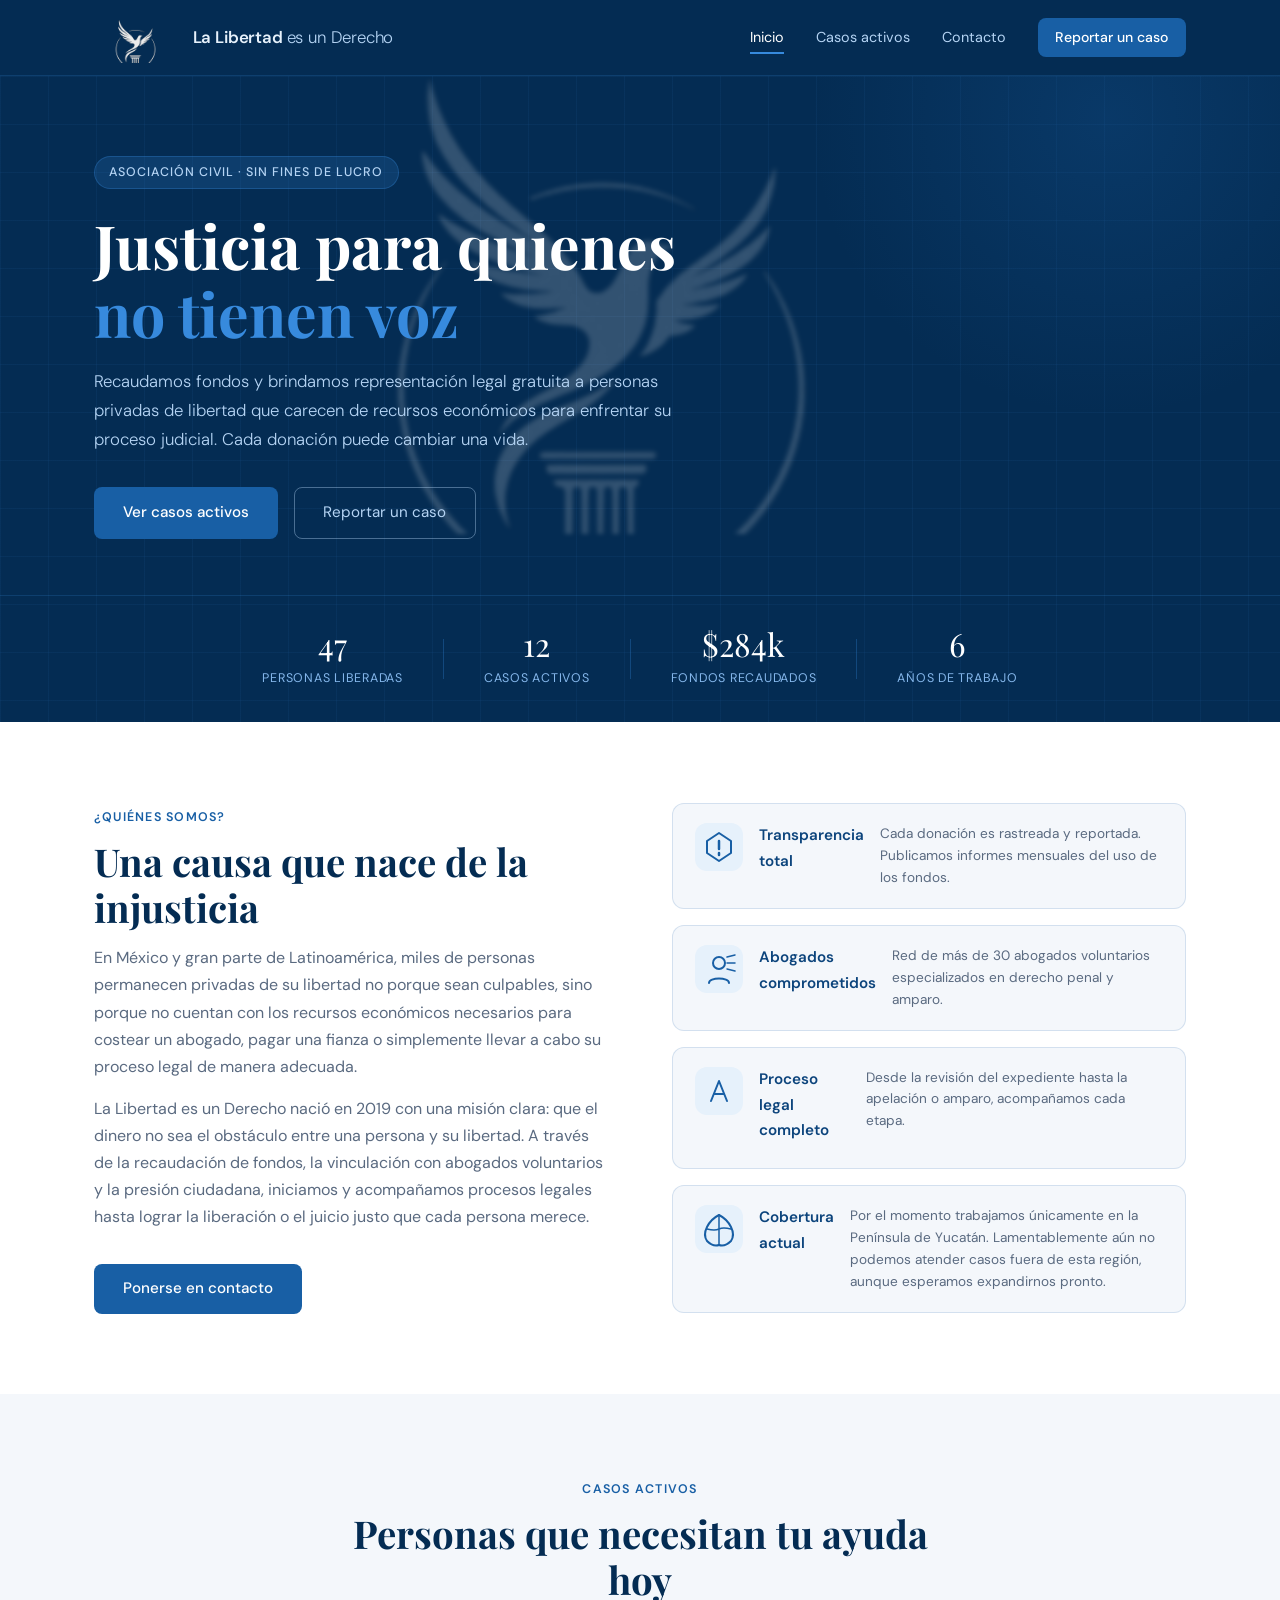
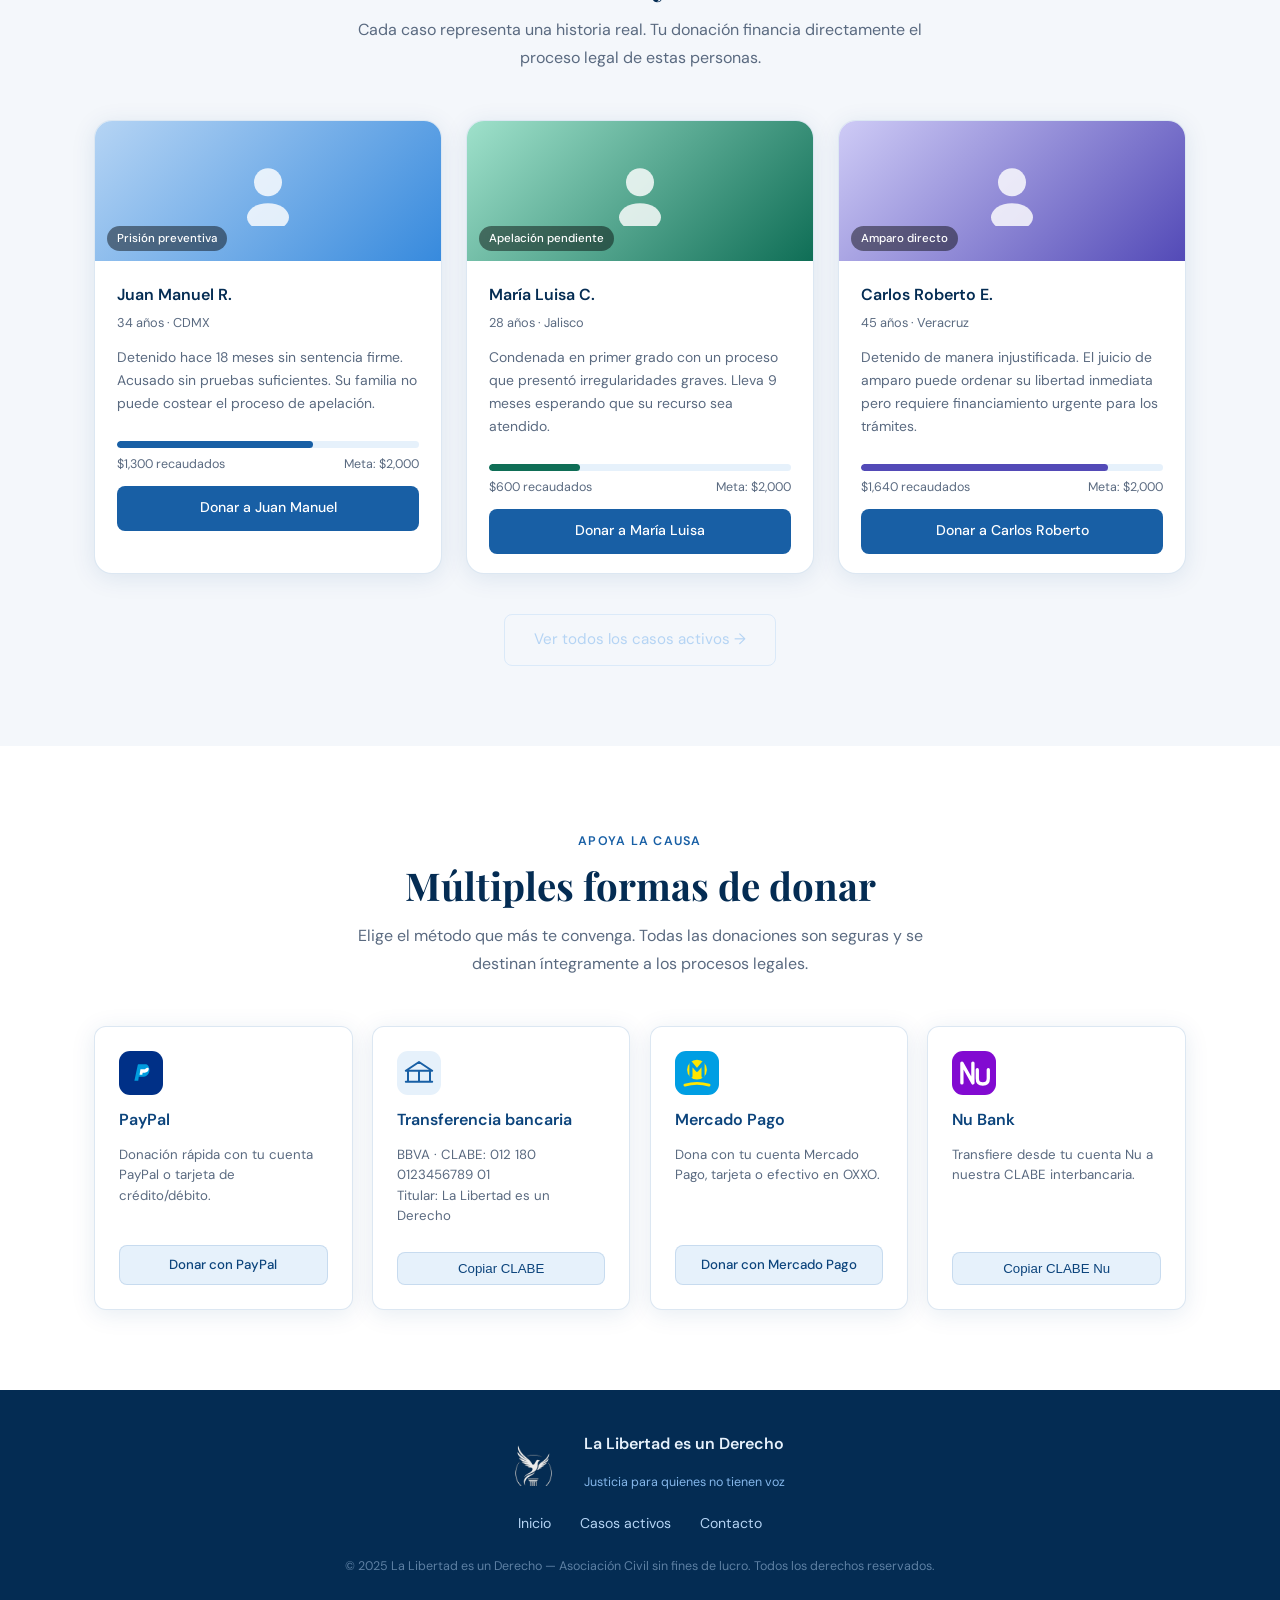
<file: index.html>
<!DOCTYPE html>
<html lang="es">
<head>
  <meta charset="UTF-8" />
  <meta name="viewport" content="width=device-width, initial-scale=1.0" />
  <title>La Libertad es un Derecho — Justicia para quienes no tienen voz</title>
  <link rel="preconnect" href="https://fonts.googleapis.com" />
  <link rel="preconnect" href="https://fonts.gstatic.com" crossorigin />
  <link href="https://fonts.googleapis.com/css2?family=Playfair+Display:wght@700&family=DM+Sans:wght@300;400;500;600&display=swap" rel="stylesheet" />
  <link rel="stylesheet" href="style.css" />
</head>
<body>

  <!-- ===== NAVBAR ===== -->
  <header class="navbar">
    <div class="nav-inner">
      <a href="index.html" class="nav-brand">
        <!-- LOGO: Pájaro con alas abiertas (símbolo de libertad) -->
        <!-- Para cambiar el logo, reemplaza el SVG de abajo por una etiqueta <img src="tu-logo.png"> -->
        <div class="nav-logo"><img src="[data-uri]" alt="Logo La Libertad es un Derecho" style="width:auto;height:52px;object-fit:contain;filter:invert(1);display:block;"></div>
        <!-- NOMBRE DEL SITIO: Cambia el texto entre las etiquetas span -->
        <span class="nav-name">La Libertad <em>es un Derecho</em></span>
      </a>
      <button class="nav-toggle" id="navToggle" aria-label="Abrir menú">
        <span></span><span></span><span></span>
      </button>
      <nav class="nav-links" id="navLinks">
        <a href="index.html" class="nav-link active">Inicio</a>
        <a href="casos.html" class="nav-link">Casos activos</a>
        <a href="contacto.html" class="nav-link">Contacto</a>
        <a href="contacto.html" class="nav-cta">Reportar un caso</a>
      </nav>
    </div>
  </header>

  <!-- ===== HERO ===== -->
  <section class="hero">
    <div class="hero-bg">
      <div class="hero-grid"></div>
    </div>
    <!--img src="[data-uri]" alt="" aria-hidden="true" style="position:absolute;right:-50px;top:50%;transform:translateY(-50%) rotate(-12deg);height:460px;width:auto;opacity:0.08;filter:invert(1);-webkit-mask-image:linear-gradient(to bottom,black 30%,transparent 85%);mask-image:linear-gradient(to bottom,black 30%,transparent 85%);pointer-events:none;z-index:1;"-->
    <img src="[data-uri]" alt="" aria-hidden="true" style="position:absolute;right:250px;top:50%;transform:translateY(-75%) rotate(0deg);height:540px;width:auto;opacity:0.20;filter:invert(1) blur(2px);pointer-events:none;z-index:1;transform-origin:center center;">
    <div class="hero-content">
      <!-- ETIQUETA SUPERIOR: Cambia este texto si lo necesitas -->
      <span class="hero-tag">Asociación Civil · Sin fines de lucro</span>
      <!-- TÍTULO PRINCIPAL: Cambia este texto -->
      <h1 class="hero-title">Justicia para quienes<br/><span class="hero-accent">no tienen voz</span></h1>
      <!-- DESCRIPCIÓN HERO: Cambia este párrafo -->
      <p class="hero-desc">Recaudamos fondos y brindamos representación legal gratuita a personas privadas de libertad que carecen de recursos económicos para enfrentar su proceso judicial. Cada donación puede cambiar una vida.</p>
      <div class="hero-actions">
        <a href="casos.html" class="btn-primary">Ver casos activos</a>
        <a href="contacto.html" class="btn-outline">Reportar un caso</a>
      </div>
    </div>
    <!-- ESTADÍSTICAS: Cambia los números y etiquetas según la realidad -->
    <div class="hero-stats">
      <div class="stat-item">
        <span class="stat-number">47</span>
        <span class="stat-label">Personas liberadas</span>
      </div>
      <div class="stat-sep"></div>
      <div class="stat-item">
        <span class="stat-number">12</span>
        <span class="stat-label">Casos activos</span>
      </div>
      <div class="stat-sep"></div>
      <div class="stat-item">
        <span class="stat-number">$284k</span>
        <span class="stat-label">Fondos recaudados</span>
      </div>
      <div class="stat-sep"></div>
      <div class="stat-item">
        <span class="stat-number">6</span>
        <span class="stat-label">Años de trabajo</span>
      </div>
    </div>
  </section>

  <!-- ===== QUIÉNES SOMOS ===== -->
  <section class="about section">
    <div class="container">
      <div class="about-grid">
        <div class="about-text">
          <!-- SECCIÓN QUIÉNES SOMOS: Edita los textos de los párrafos -->
          <span class="section-tag">¿Quiénes somos?</span>
          <h2 class="section-title">Una causa que nace de la injusticia</h2>
          <p>En México y gran parte de Latinoamérica, miles de personas permanecen privadas de su libertad no porque sean culpables, sino porque no cuentan con los recursos económicos necesarios para costear un abogado, pagar una fianza o simplemente llevar a cabo su proceso legal de manera adecuada.</p>
          <p>La Libertad es un Derecho nació en 2019 con una misión clara: que el dinero no sea el obstáculo entre una persona y su libertad. A través de la recaudación de fondos, la vinculación con abogados voluntarios y la presión ciudadana, iniciamos y acompañamos procesos legales hasta lograr la liberación o el juicio justo que cada persona merece.</p>
          <a href="contacto.html" class="btn-primary" style="margin-top:1.2rem; display:inline-block;">Ponerse en contacto</a>
        </div>
        <div class="about-visual">
          <!-- TARJETAS DE CARACTERÍSTICAS: Edita título y descripción de cada una -->
          <div class="about-card">
            <div class="about-icon">
              <svg viewBox="0 0 48 48" fill="none">
                <rect width="48" height="48" rx="12" fill="#E6F1FB"/>
                <path d="M24 10 L36 18 V30 L24 38 L12 30 V18 Z" stroke="#185FA5" stroke-width="2" fill="none" stroke-linejoin="round"/>
                <path d="M24 18 V26 M24 30 V32" stroke="#185FA5" stroke-width="2.5" stroke-linecap="round"/>
              </svg>
            </div>
            <h3>Transparencia total</h3>
            <p>Cada donación es rastreada y reportada. Publicamos informes mensuales del uso de los fondos.</p>
          </div>
          <div class="about-card">
            <div class="about-icon">
              <svg viewBox="0 0 48 48" fill="none">
                <rect width="48" height="48" rx="12" fill="#E6F1FB"/>
                <circle cx="24" cy="18" r="6" stroke="#185FA5" stroke-width="2"/>
                <path d="M14 38 C14 32 34 32 34 38" stroke="#185FA5" stroke-width="2" stroke-linecap="round"/>
                <path d="M32 12 L40 10 M32 18 L40 18 M32 24 L40 26" stroke="#185FA5" stroke-width="1.5" stroke-linecap="round"/>
              </svg>
            </div>
            <h3>Abogados comprometidos</h3>
            <p>Red de más de 30 abogados voluntarios especializados en derecho penal y amparo.</p>
          </div>
          <div class="about-card">
            <div class="about-icon">
              <svg viewBox="0 0 48 48" fill="none">
                <rect width="48" height="48" rx="12" fill="#E6F1FB"/>
                <path d="M16 34 L24 14 L32 34" stroke="#185FA5" stroke-width="2" stroke-linecap="round" stroke-linejoin="round"/>
                <path d="M19 27 H29" stroke="#185FA5" stroke-width="2" stroke-linecap="round"/>
              </svg>
            </div>
            <h3>Proceso legal completo</h3>
            <p>Desde la revisión del expediente hasta la apelación o amparo, acompañamos cada etapa.</p>
          </div>
          <div class="about-card">
            <div class="about-icon">
              <svg viewBox="0 0 48 48" fill="none">
                <rect width="48" height="48" rx="12" fill="#E6F1FB"/>
                <path d="M24 10 Q32 14 36 22 Q40 30 36 36 Q30 42 24 40 Q18 42 12 36 Q8 30 12 22 Q16 14 24 10Z" stroke="#185FA5" stroke-width="2" fill="none" stroke-linejoin="round"/>
                <path d="M24 10 L24 40 M12 24 Q20 26 24 24 Q28 22 36 24" stroke="#185FA5" stroke-width="1.5" stroke-linecap="round"/>
              </svg>
            </div>
            <h3>Cobertura actual</h3>
            <p>Por el momento trabajamos únicamente en la Península de Yucatán. Lamentablemente aún no podemos atender casos fuera de esta región, aunque esperamos expandirnos pronto.</p>
          </div>
        </div>
      </div>
    </div>
  </section>

  <!-- ===== CASOS DESTACADOS ===== -->
  <section class="cases section" style="background: var(--bg-soft);">
    <div class="container">
      <div class="section-header">
        <span class="section-tag">Casos activos</span>
        <h2 class="section-title">Personas que necesitan tu ayuda hoy</h2>
        <p class="section-desc">Cada caso representa una historia real. Tu donación financia directamente el proceso legal de estas personas.</p>
      </div>
      <div class="cases-grid">

        <!-- ══════════════════════════════════════════════════════════
             CASO 1 — Para agregar foto real: cambia el SVG del avatar
             por: <img src="fotos/nombre-foto.jpg" class="case-photo">
             y en style.css agrega: .case-photo { width:100%; height:140px; object-fit:cover; }
             Para cambiar nombre, edad, situación y progreso:
             edita los campos marcados con los comentarios abajo.
        ═══════════════════════════════════════════════════════════ -->
        <div class="case-card">
          <div class="case-img" style="background: linear-gradient(135deg,#B5D4F4,#378ADD);">
            <!-- FOTO DEL CASO: reemplaza el SVG por <img src="fotos/juan.jpg" style="width:100%;height:100%;object-fit:cover;"> -->
            <svg class="case-avatar" viewBox="0 0 80 80" fill="none">
              <circle cx="40" cy="30" r="16" fill="rgba(255,255,255,0.9)"/>
              <ellipse cx="40" cy="70" rx="24" ry="16" fill="rgba(255,255,255,0.9)"/>
            </svg>
            <!-- TIPO DE CASO: ej. "Prisión preventiva", "Amparo", "Apelación" -->
            <span class="case-badge">Prisión preventiva</span>
          </div>
          <div class="case-body">
            <div class="case-meta">
              <!-- NOMBRE Y DATOS: Cambia nombre, edad y ciudad -->
              <strong>Juan Manuel R.</strong>
              <span>34 años · CDMX</span>
            </div>
            <!-- DESCRIPCIÓN BREVE DEL CASO -->
            <p class="case-desc-text">Detenido hace 18 meses sin sentencia firme. Acusado sin pruebas suficientes. Su familia no puede costear el proceso de apelación.</p>
            <div class="progress-wrap">
              <!-- BARRA DE PROGRESO: cambia el % en style="width:65%" y los montos abajo -->
              <div class="progress-bar"><div class="progress-fill" style="width:65%"></div></div>
              <div class="progress-meta"><span>$1,300 recaudados</span><span>Meta: $2,000</span></div>
            </div>
            <a href="casos.html#juan" class="btn-donate">Donar a Juan Manuel</a>
          </div>
        </div>

        <!-- CASO 2 -->
        <div class="case-card">
          <div class="case-img" style="background: linear-gradient(135deg,#9FE1CB,#0F6E56);">
            <svg class="case-avatar" viewBox="0 0 80 80" fill="none">
              <circle cx="40" cy="30" r="16" fill="rgba(255,255,255,0.9)"/>
              <ellipse cx="40" cy="70" rx="24" ry="16" fill="rgba(255,255,255,0.9)"/>
            </svg>
            <span class="case-badge">Apelación pendiente</span>
          </div>
          <div class="case-body">
            <div class="case-meta">
              <strong>María Luisa C.</strong>
              <span>28 años · Jalisco</span>
            </div>
            <p class="case-desc-text">Condenada en primer grado con un proceso que presentó irregularidades graves. Lleva 9 meses esperando que su recurso sea atendido.</p>
            <div class="progress-wrap">
              <div class="progress-bar"><div class="progress-fill" style="width:30%; background:var(--green)"></div></div>
              <div class="progress-meta"><span>$600 recaudados</span><span>Meta: $2,000</span></div>
            </div>
            <a href="casos.html#maria" class="btn-donate">Donar a María Luisa</a>
          </div>
        </div>

        <!-- CASO 3 -->
        <div class="case-card">
          <div class="case-img" style="background: linear-gradient(135deg,#CECBF6,#534AB7);">
            <svg class="case-avatar" viewBox="0 0 80 80" fill="none">
              <circle cx="40" cy="30" r="16" fill="rgba(255,255,255,0.9)"/>
              <ellipse cx="40" cy="70" rx="24" ry="16" fill="rgba(255,255,255,0.9)"/>
            </svg>
            <span class="case-badge">Amparo directo</span>
          </div>
          <div class="case-body">
            <div class="case-meta">
              <strong>Carlos Roberto E.</strong>
              <span>45 años · Veracruz</span>
            </div>
            <p class="case-desc-text">Detenido de manera injustificada. El juicio de amparo puede ordenar su libertad inmediata pero requiere financiamiento urgente para los trámites.</p>
            <div class="progress-wrap">
              <div class="progress-bar"><div class="progress-fill" style="width:82%; background:var(--purple)"></div></div>
              <div class="progress-meta"><span>$1,640 recaudados</span><span>Meta: $2,000</span></div>
            </div>
            <a href="casos.html#carlos" class="btn-donate">Donar a Carlos Roberto</a>
          </div>
        </div>

      </div>
      <div style="text-align:center; margin-top:2.5rem;">
        <a href="casos.html" class="btn-outline">Ver todos los casos activos →</a>
      </div>
    </div>
  </section>

  <!-- ===== CÓMO DONAR ===== -->
  <section class="donate section">
    <div class="container">
      <div class="section-header">
        <span class="section-tag">Apoya la causa</span>
        <h2 class="section-title">Múltiples formas de donar</h2>
        <p class="section-desc">Elige el método que más te convenga. Todas las donaciones son seguras y se destinan íntegramente a los procesos legales.</p>
      </div>
      <div class="donate-grid">

        <div class="donate-card">
          <div class="donate-icon paypal-icon">
            <svg viewBox="0 0 40 40" fill="none"><rect width="40" height="40" rx="10" fill="#003087"/><path d="M25 12H18c-.5 0-1 .4-1 .9L14 27h3.5l.5-3.5h3.6c3 0 5.4-1.8 6-5 .5-2.2-.5-6-3.1-6.5z" fill="#009CDE"/><path d="M23 16.5H19.5l-.8 5h2.5l.3-1.8h2c1.8 0 3.1-1 3.5-3 .2-1.2-.4-2.5-3.5-.2z" fill="white"/></svg>
          </div>
          <h3>PayPal</h3>
          <p>Donación rápida con tu cuenta PayPal o tarjeta de crédito/débito.</p>
          <!-- PAYPAL: Cambia el href por tu enlace real: https://paypal.me/TU-USUARIO -->
          <a href="https://paypal.me/lalibertadesunderecho" target="_blank" class="btn-donate-sm">Donar con PayPal</a>
        </div>

        <div class="donate-card">
          <div class="donate-icon bank-icon">
            <svg viewBox="0 0 40 40" fill="none"><rect width="40" height="40" rx="10" fill="#E6F1FB"/><path d="M8 18h24M20 10l12 8H8l12-8zM10 18v10M20 18v10M30 18v10M8 28h24" stroke="#185FA5" stroke-width="1.8" stroke-linecap="round" stroke-linejoin="round"/></svg>
          </div>
          <h3>Transferencia bancaria</h3>
          <!-- BANCO: Cambia banco, CLABE y titular -->
          <p>BBVA · CLABE: 012 180 0123456789 01<br/>Titular: La Libertad es un Derecho</p>
          <button class="btn-donate-sm" onclick="copyClabe()">Copiar CLABE</button>
        </div>

        <div class="donate-card">
          <div class="donate-icon mp-icon">
            <svg viewBox="0 0 40 40" fill="none"><rect width="40" height="40" rx="10" fill="#009EE3"/><circle cx="20" cy="17" r="9" fill="#FFE600"/><path d="M14.5 23 L14.5 11 L20 17.5 L25.5 11 L25.5 23" stroke="#009EE3" stroke-width="2.8" stroke-linecap="round" stroke-linejoin="round" fill="none"/><path d="M9 31 Q20 28 31 31" stroke="#FFE600" stroke-width="2.5" stroke-linecap="round" fill="none"/></svg>
          </div>
          <h3>Mercado Pago</h3>
          <p>Dona con tu cuenta Mercado Pago, tarjeta o efectivo en OXXO.</p>
          <!-- MERCADO PAGO: Cambia el href por tu enlace real de Mercado Pago -->
          <a href="https://link.mercadopago.com.mx/lalibertadesunderecho" target="_blank" class="btn-donate-sm">Donar con Mercado Pago</a>
        </div>

        <div class="donate-card">
          <div class="donate-icon nu-icon">
            <svg viewBox="0 0 40 40" fill="none"><rect width="40" height="40" rx="10" fill="#820AD1"/><path d="M9 29 L9 11 L19 29 L19 11" stroke="white" stroke-width="3" stroke-linecap="round" stroke-linejoin="round" fill="none"/><path d="M23 17 L23 25 Q23 30 28 30 Q33 30 33 25 L33 17" stroke="white" stroke-width="3" stroke-linecap="round" stroke-linejoin="round" fill="none"/></svg>
          </div>
          <h3>Nu Bank</h3>
          <p>Transfiere desde tu cuenta Nu a nuestra CLABE interbancaria.</p>
          <!-- NU BANK: Cambia la CLABE en la función copyNu() al final de la página -->
          <button class="btn-donate-sm" onclick="copyNu()">Copiar CLABE Nu</button>
        </div>

      </div>
    </div>
  </section>

  <!-- ===== FOOTER ===== -->
  <footer class="footer">
    <div class="container footer-inner">
      <div class="footer-brand">
        <!-- LOGO FOOTER: mismo pájaro, colores ligeramente distintos para el fondo oscuro -->
        <div class="nav-logo" style="height:48px;width:auto;flex-shrink:0;"><img src="[data-uri]" alt="Logo" style="width:auto;height:48px;object-fit:contain;filter:invert(1);display:block;"></div>
        <div>
          <!-- NOMBRE EN FOOTER: cambia si el nombre oficial cambia -->
          <p class="footer-name">La Libertad es un Derecho</p>
          <!-- SLOGAN: cambia el texto aquí -->
          <p class="footer-slogan">Justicia para quienes no tienen voz</p>
        </div>
      </div>
      <div class="footer-links">
        <a href="index.html">Inicio</a>
        <a href="casos.html">Casos activos</a>
        <a href="contacto.html">Contacto</a>
      </div>
      <!-- COPYRIGHT: actualiza el año si es necesario -->
      <p class="footer-copy">© 2025 La Libertad es un Derecho — Asociación Civil sin fines de lucro. Todos los derechos reservados.</p>
    </div>
  </footer>

  <!-- Toast de confirmación al copiar -->
  <div class="toast" id="toast">¡Copiado al portapapeles!</div>

  <script>
    // Menú hamburguesa para móvil
    const toggle = document.getElementById('navToggle');
    const links  = document.getElementById('navLinks');
    toggle.addEventListener('click', () => links.classList.toggle('open'));

    function showToast() {
      const t = document.getElementById('toast');
      t.classList.add('show');
      setTimeout(() => t.classList.remove('show'), 2200);
    }
    // ── DATOS DE PAGO ──────────────────────────────────────────────────────
    // Cambia estos valores por los datos reales de la asociación
    function copyClabe() { navigator.clipboard.writeText('012180012345678901'); showToast(); }
    function copyNu()    { navigator.clipboard.writeText('012180012345678902'); showToast(); }
    
    // ──────────────────────────────────────────────────────────────────────
  </script>
</body>
</file>
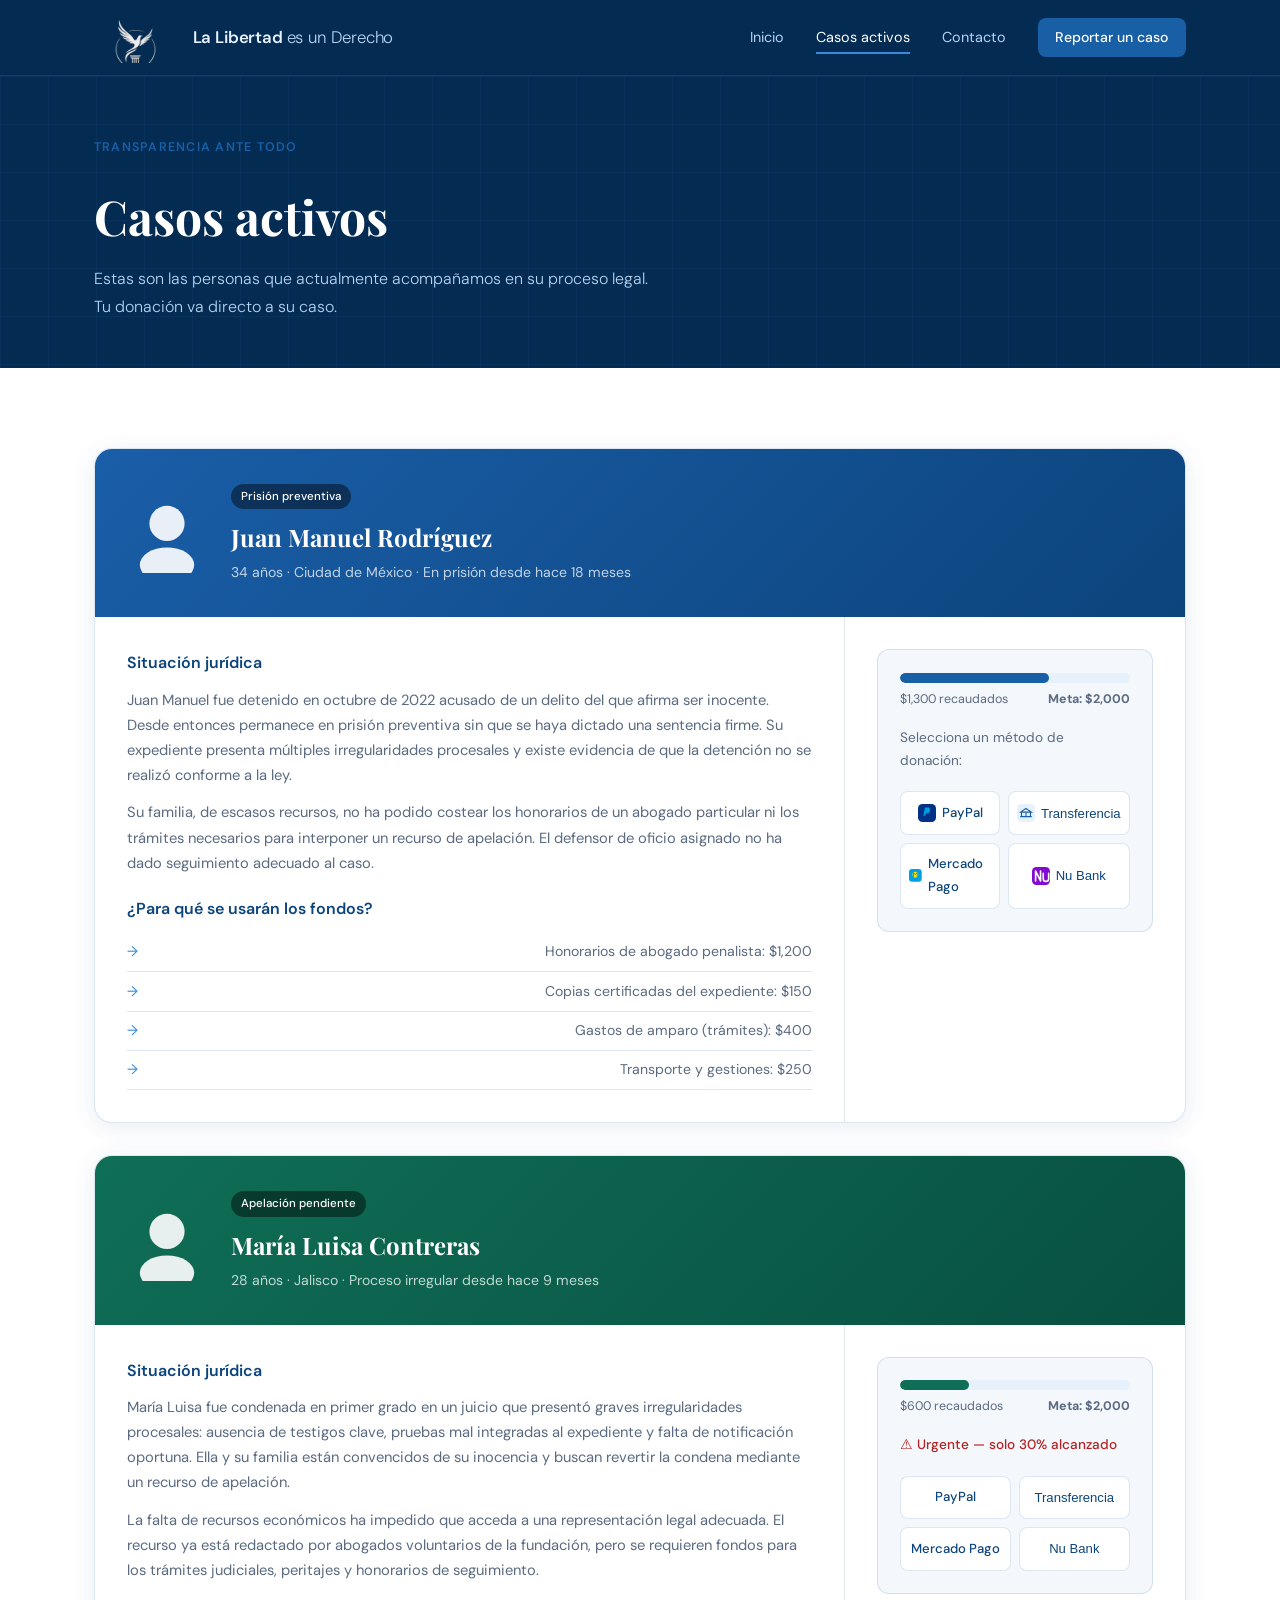
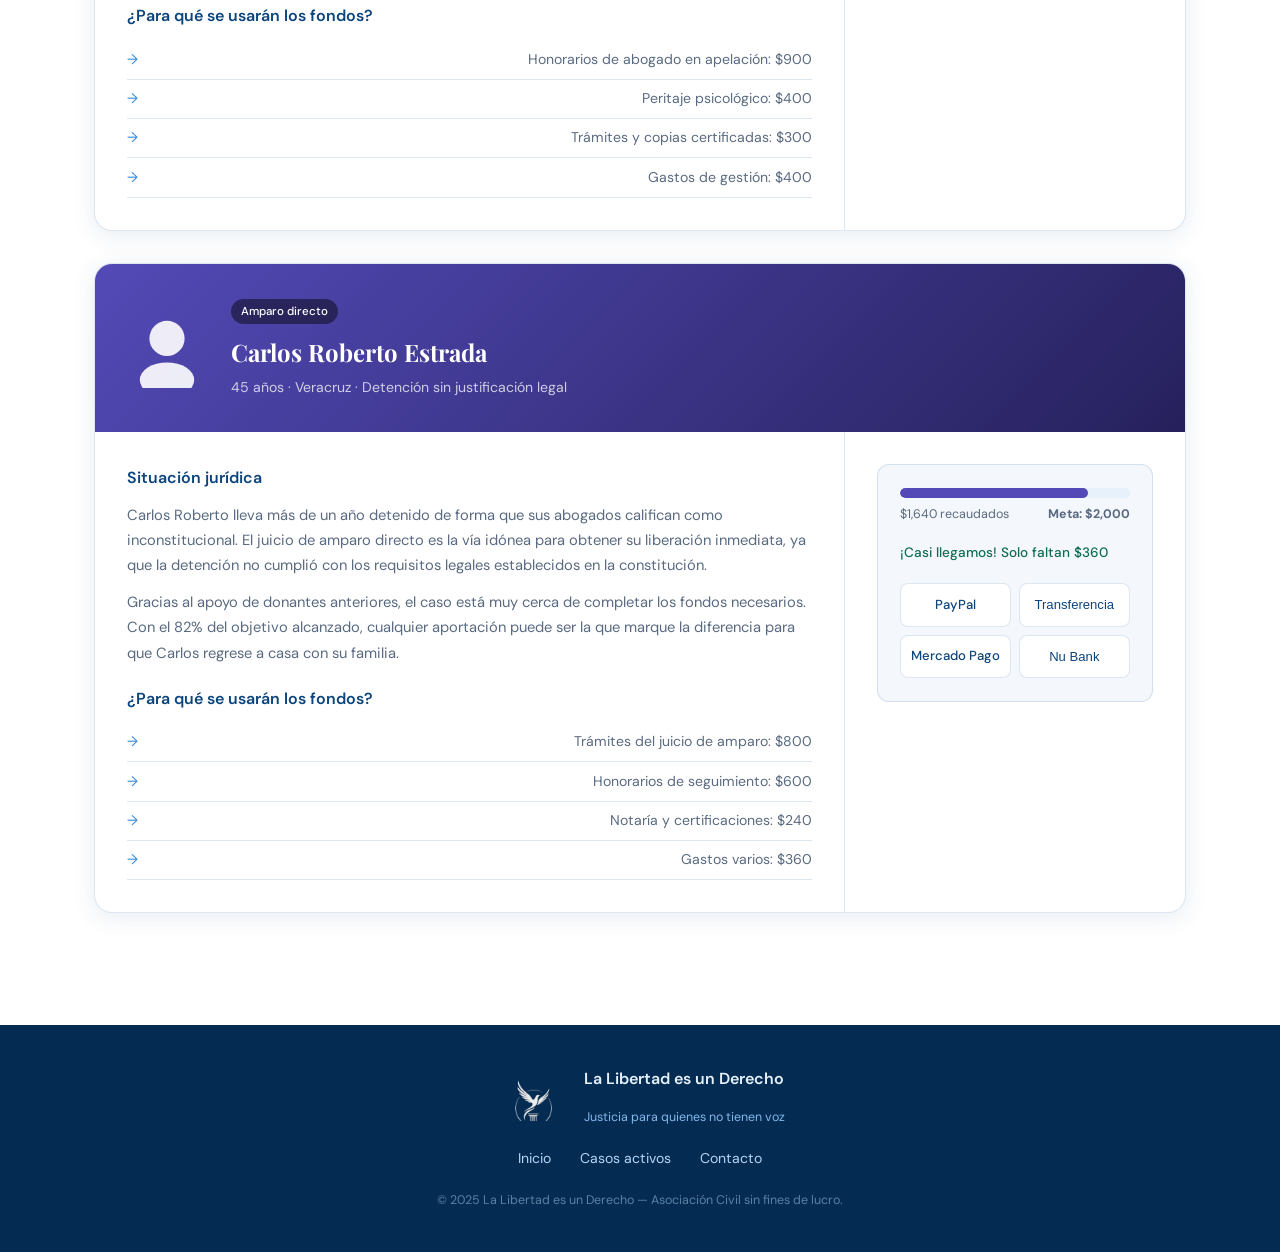
<file: casos.html>
<!DOCTYPE html>
<html lang="es">
<head>
  <meta charset="UTF-8" />
  <meta name="viewport" content="width=device-width, initial-scale=1.0" />
  <!-- TÍTULO DE PESTAÑA -->
  <title>Casos Activos — La Libertad es un Derecho</title>
  <link rel="preconnect" href="https://fonts.googleapis.com" />
  <link rel="preconnect" href="https://fonts.gstatic.com" crossorigin />
  <link href="https://fonts.googleapis.com/css2?family=Playfair+Display:wght@700&family=DM+Sans:wght@300;400;500;600&display=swap" rel="stylesheet" />
  <link rel="stylesheet" href="style.css" />
</head>
<body>

  <header class="navbar">
    <div class="nav-inner">
      <a href="index.html" class="nav-brand">
        <!-- LOGO: Pájaro con alas abiertas -->
        <!-- Para usar imagen real: <img src="logo.png" style="width:38px;height:38px;"> -->
        <div class="nav-logo"><img src="[data-uri]" alt="Logo La Libertad es un Derecho" style="width:auto;height:52px;object-fit:contain;filter:invert(1);display:block;"></div>
        <!-- NOMBRE NAVBAR -->
        <span class="nav-name">La Libertad <em>es un Derecho</em></span>
      </a>
      <button class="nav-toggle" id="navToggle" aria-label="Abrir menú">
        <span></span><span></span><span></span>
      </button>
      <nav class="nav-links" id="navLinks">
        <a href="index.html" class="nav-link">Inicio</a>
        <a href="casos.html" class="nav-link active">Casos activos</a>
        <a href="contacto.html" class="nav-link">Contacto</a>
        <a href="contacto.html" class="nav-cta">Reportar un caso</a>
      </nav>
    </div>
  </header>

  <!-- HERO DE PÁGINA -->
  <div class="page-hero">
    <div class="container">
      <span class="section-tag">Transparencia ante todo</span>
      <h1 class="page-hero-title">Casos activos</h1>
      <p class="page-hero-desc">Estas son las personas que actualmente acompañamos en su proceso legal. Tu donación va directo a su caso.</p>
    </div>
  </div>

  <section class="section">
    <div class="container">

      <!-- ══════════════════════════════════════════════════════════════
           CASO 1 — JUAN MANUEL
           Para agregar foto real: reemplaza el SVG del avatar por:
           <img src="fotos/juan.jpg" style="width:100%;height:100%;object-fit:cover;border-radius:50%;">
           Para cambiar datos: edita nombre, descripción y montos abajo.
      ══════════════════════════════════════════════════════════════ -->
      <div class="case-detail" id="juan">
        <!-- COLOR DEL ENCABEZADO: cambia los colores del gradient si lo deseas -->
        <div class="case-detail-header" style="background: linear-gradient(135deg,#1a5ea8,#0C447C);">
          <!-- AVATAR / FOTO DEL CASO -->
          <svg class="case-detail-avatar" viewBox="0 0 100 100" fill="none">
            <circle cx="50" cy="38" r="22" fill="rgba(255,255,255,0.9)"/>
            <ellipse cx="50" cy="90" rx="34" ry="22" fill="rgba(255,255,255,0.9)"/>
          </svg>
          <div class="case-detail-info">
            <!-- TIPO DE CASO -->
            <span class="case-badge" style="margin-bottom:8px;">Prisión preventiva</span>
            <!-- NOMBRE COMPLETO -->
            <h2>Juan Manuel Rodríguez</h2>
            <!-- DATOS BÁSICOS -->
            <p>34 años · Ciudad de México · En prisión desde hace 18 meses</p>
          </div>
        </div>
        <div class="case-detail-body">
          <div class="case-detail-text">
            <!-- DESCRIPCIÓN DETALLADA DEL CASO: edita los párrafos -->
            <h3>Situación jurídica</h3>
            <p>Juan Manuel fue detenido en octubre de 2022 acusado de un delito del que afirma ser inocente. Desde entonces permanece en prisión preventiva sin que se haya dictado una sentencia firme. Su expediente presenta múltiples irregularidades procesales y existe evidencia de que la detención no se realizó conforme a la ley.</p>
            <p>Su familia, de escasos recursos, no ha podido costear los honorarios de un abogado particular ni los trámites necesarios para interponer un recurso de apelación. El defensor de oficio asignado no ha dado seguimiento adecuado al caso.</p>
            <!-- DESGLOSE DE FONDOS: edita concepto y monto de cada línea -->
            <h3 style="margin-top:1.2rem;">¿Para qué se usarán los fondos?</h3>
            <ul class="fund-list">
              <li>Honorarios de abogado penalista: $1,200</li>
              <li>Copias certificadas del expediente: $150</li>
              <li>Gastos de amparo (trámites): $400</li>
              <li>Transporte y gestiones: $250</li>
            </ul>
          </div>
          <div class="case-detail-donate">
            <div class="donate-box">
              <!-- PROGRESO: cambia el % (width:65%) y los montos -->
              <div class="progress-wrap" style="margin-bottom:1rem;">
                <div class="progress-bar large"><div class="progress-fill" style="width:65%"></div></div>
                <div class="progress-meta"><span>$1,300 recaudados</span><span><strong>Meta: $2,000</strong></span></div>
              </div>
              <p style="font-size:0.85rem; color:var(--text-muted); margin-bottom:1.2rem;">Selecciona un método de donación:</p>
              <!-- BOTONES DE PAGO -->
              <div class="donate-methods">
                <!-- PAYPAL: cambia el href por tu link real -->
                <a href="https://paypal.me/fundalibertad?amount=50" target="_blank" class="method-btn">
                  <svg viewBox="0 0 20 20" fill="none" width="18"><rect width="20" height="20" rx="5" fill="#003087"/><path d="M12 4H8a.5.5 0 00-.5.43L6 13h2l.5-2.5H10c1.8 0 3-1 3.3-2.7.3-1.3-.3-3.8-1.3-3.8z" fill="#009CDE"/></svg>
                  PayPal
                </a>
                <button class="method-btn" onclick="copyClabe()">
                  <svg viewBox="0 0 20 20" fill="none" width="18"><rect width="20" height="20" rx="5" fill="#E6F1FB"/><path d="M4 9h12M10 5l6 4H4l6-4zM5 9v5M10 9v5M15 9v5M4 14h12" stroke="#185FA5" stroke-width="1.2" stroke-linecap="round"/></svg>
                  Transferencia
                </button>
                <a href="https://link.mercadopago.com.mx/lalibertadesunderecho" target="_blank" class="method-btn">
                  <svg viewBox="0 0 20 20" fill="none" width="18"><rect width="20" height="20" rx="5" fill="#009EE3"/><circle cx="10" cy="9" r="4.5" fill="#FFE600"/><path d="M7 12.5 L7 5.5 L10 9 L13 5.5 L13 12.5" stroke="#009EE3" stroke-width="1.5" stroke-linecap="round" stroke-linejoin="round" fill="none"/></svg>
                  Mercado Pago
                </a>
                <button class="method-btn" onclick="copyNu()">
                  <svg viewBox="0 0 20 20" fill="none" width="18"><rect width="20" height="20" rx="5" fill="#820AD1"/><path d="M4 15.5 L4 4.5 L9.5 15.5 L9.5 4.5" stroke="white" stroke-width="1.8" stroke-linecap="round" stroke-linejoin="round" fill="none"/><path d="M12.5 7 L12.5 13 Q12.5 16 15.5 16 Q18.5 16 18.5 13 L18.5 7" stroke="white" stroke-width="1.8" stroke-linecap="round" stroke-linejoin="round" fill="none"/></svg>
                  Nu Bank
                </button>
              </div>
            </div>
          </div>
        </div>
      </div>

      <!-- ══════════════════════════════════════════════════════════════
           CASO 2 — MARÍA LUISA
           Mismas instrucciones que Caso 1 para editar foto y datos
      ══════════════════════════════════════════════════════════════ -->
      <div class="case-detail" id="maria">
        <div class="case-detail-header" style="background: linear-gradient(135deg,#0F6E56,#085041);">
          <svg class="case-detail-avatar" viewBox="0 0 100 100" fill="none">
            <circle cx="50" cy="38" r="22" fill="rgba(255,255,255,0.9)"/>
            <ellipse cx="50" cy="90" rx="34" ry="22" fill="rgba(255,255,255,0.9)"/>
          </svg>
          <div class="case-detail-info">
            <span class="case-badge" style="margin-bottom:8px;">Apelación pendiente</span>
            <h2>María Luisa Contreras</h2>
            <p>28 años · Jalisco · Proceso irregular desde hace 9 meses</p>
          </div>
        </div>
        <div class="case-detail-body">
          <div class="case-detail-text">
            <h3>Situación jurídica</h3>
            <p>María Luisa fue condenada en primer grado en un juicio que presentó graves irregularidades procesales: ausencia de testigos clave, pruebas mal integradas al expediente y falta de notificación oportuna. Ella y su familia están convencidos de su inocencia y buscan revertir la condena mediante un recurso de apelación.</p>
            <p>La falta de recursos económicos ha impedido que acceda a una representación legal adecuada. El recurso ya está redactado por abogados voluntarios de la fundación, pero se requieren fondos para los trámites judiciales, peritajes y honorarios de seguimiento.</p>
            <h3 style="margin-top:1.2rem;">¿Para qué se usarán los fondos?</h3>
            <ul class="fund-list">
              <li>Honorarios de abogado en apelación: $900</li>
              <li>Peritaje psicológico: $400</li>
              <li>Trámites y copias certificadas: $300</li>
              <li>Gastos de gestión: $400</li>
            </ul>
          </div>
          <div class="case-detail-donate">
            <div class="donate-box">
              <div class="progress-wrap" style="margin-bottom:1rem;">
                <div class="progress-bar large"><div class="progress-fill" style="width:30%; background:var(--green)"></div></div>
                <div class="progress-meta"><span>$600 recaudados</span><span><strong>Meta: $2,000</strong></span></div>
              </div>
              <p style="font-size:0.85rem; color:#B22222; font-weight:500; margin-bottom:1.2rem;">⚠ Urgente — solo 30% alcanzado</p>
              <div class="donate-methods">
                <a href="https://paypal.me/fundalibertad?amount=50" target="_blank" class="method-btn">PayPal</a>
                <button class="method-btn" onclick="copyClabe()">Transferencia</button>
                <a href="https://link.mercadopago.com.mx/lalibertadesunderecho" target="_blank" class="method-btn">Mercado Pago</a>
                <button class="method-btn" onclick="copyNu()">Nu Bank</button>
              </div>
            </div>
          </div>
        </div>
      </div>

      <!-- ══════════════════════════════════════════════════════════════
           CASO 3 — CARLOS ROBERTO
           Mismas instrucciones que Caso 1 para editar foto y datos
      ══════════════════════════════════════════════════════════════ -->
      <div class="case-detail" id="carlos">
        <div class="case-detail-header" style="background: linear-gradient(135deg,#534AB7,#26215C);">
          <svg class="case-detail-avatar" viewBox="0 0 100 100" fill="none">
            <circle cx="50" cy="38" r="22" fill="rgba(255,255,255,0.9)"/>
            <ellipse cx="50" cy="90" rx="34" ry="22" fill="rgba(255,255,255,0.9)"/>
          </svg>
          <div class="case-detail-info">
            <span class="case-badge" style="margin-bottom:8px;">Amparo directo</span>
            <h2>Carlos Roberto Estrada</h2>
            <p>45 años · Veracruz · Detención sin justificación legal</p>
          </div>
        </div>
        <div class="case-detail-body">
          <div class="case-detail-text">
            <h3>Situación jurídica</h3>
            <p>Carlos Roberto lleva más de un año detenido de forma que sus abogados califican como inconstitucional. El juicio de amparo directo es la vía idónea para obtener su liberación inmediata, ya que la detención no cumplió con los requisitos legales establecidos en la constitución.</p>
            <p>Gracias al apoyo de donantes anteriores, el caso está muy cerca de completar los fondos necesarios. Con el 82% del objetivo alcanzado, cualquier aportación puede ser la que marque la diferencia para que Carlos regrese a casa con su familia.</p>
            <h3 style="margin-top:1.2rem;">¿Para qué se usarán los fondos?</h3>
            <ul class="fund-list">
              <li>Trámites del juicio de amparo: $800</li>
              <li>Honorarios de seguimiento: $600</li>
              <li>Notaría y certificaciones: $240</li>
              <li>Gastos varios: $360</li>
            </ul>
          </div>
          <div class="case-detail-donate">
            <div class="donate-box">
              <div class="progress-wrap" style="margin-bottom:1rem;">
                <div class="progress-bar large"><div class="progress-fill" style="width:82%; background:var(--purple)"></div></div>
                <div class="progress-meta"><span>$1,640 recaudados</span><span><strong>Meta: $2,000</strong></span></div>
              </div>
              <p style="font-size:0.85rem; color:#0F6E56; font-weight:500; margin-bottom:1.2rem;">¡Casi llegamos! Solo faltan $360</p>
              <div class="donate-methods">
                <a href="https://paypal.me/fundalibertad?amount=50" target="_blank" class="method-btn">PayPal</a>
                <button class="method-btn" onclick="copyClabe()">Transferencia</button>
                <a href="https://link.mercadopago.com.mx/lalibertadesunderecho" target="_blank" class="method-btn">Mercado Pago</a>
                <button class="method-btn" onclick="copyNu()">Nu Bank</button>
              </div>
            </div>
          </div>
        </div>
      </div>

      <!-- ══════════════════════════════════════════════════════════════
           PARA AGREGAR UN NUEVO CASO: copia el bloque <div class="case-detail">
           de arriba, cambia el id (ej. id="nuevo"), y edita todos los datos.
           Recuerda también agregar la tarjeta resumen en index.html
      ══════════════════════════════════════════════════════════════ -->

    </div>
  </section>

  <footer class="footer">
    <div class="container footer-inner">
      <div class="footer-brand">
        <div class="nav-logo" style="height:48px;width:auto;flex-shrink:0;"><img src="[data-uri]" alt="Logo" style="width:auto;height:48px;object-fit:contain;filter:invert(1);display:block;"></div>
        <div>
          <p class="footer-name">La Libertad es un Derecho</p>
          <p class="footer-slogan">Justicia para quienes no tienen voz</p>
        </div>
      </div>
      <div class="footer-links">
        <a href="index.html">Inicio</a>
        <a href="casos.html">Casos activos</a>
        <a href="contacto.html">Contacto</a>
      </div>
      <p class="footer-copy">© 2025 La Libertad es un Derecho — Asociación Civil sin fines de lucro.</p>
    </div>
  </footer>

  <div class="toast" id="toast">¡Copiado al portapapeles!</div>

  <script>
    document.getElementById('navToggle').addEventListener('click', () =>
      document.getElementById('navLinks').classList.toggle('open'));
    function showToast() {
      const t = document.getElementById('toast');
      t.classList.add('show');
      setTimeout(() => t.classList.remove('show'), 2200);
    }
    // ── DATOS DE PAGO: cambia estos valores por los reales ──
    function copyClabe() { navigator.clipboard.writeText('012180012345678901'); showToast(); }
    function copyNu()    { navigator.clipboard.writeText('012180012345678902'); showToast(); }
    
  </script>
</body>
</html>
</file>
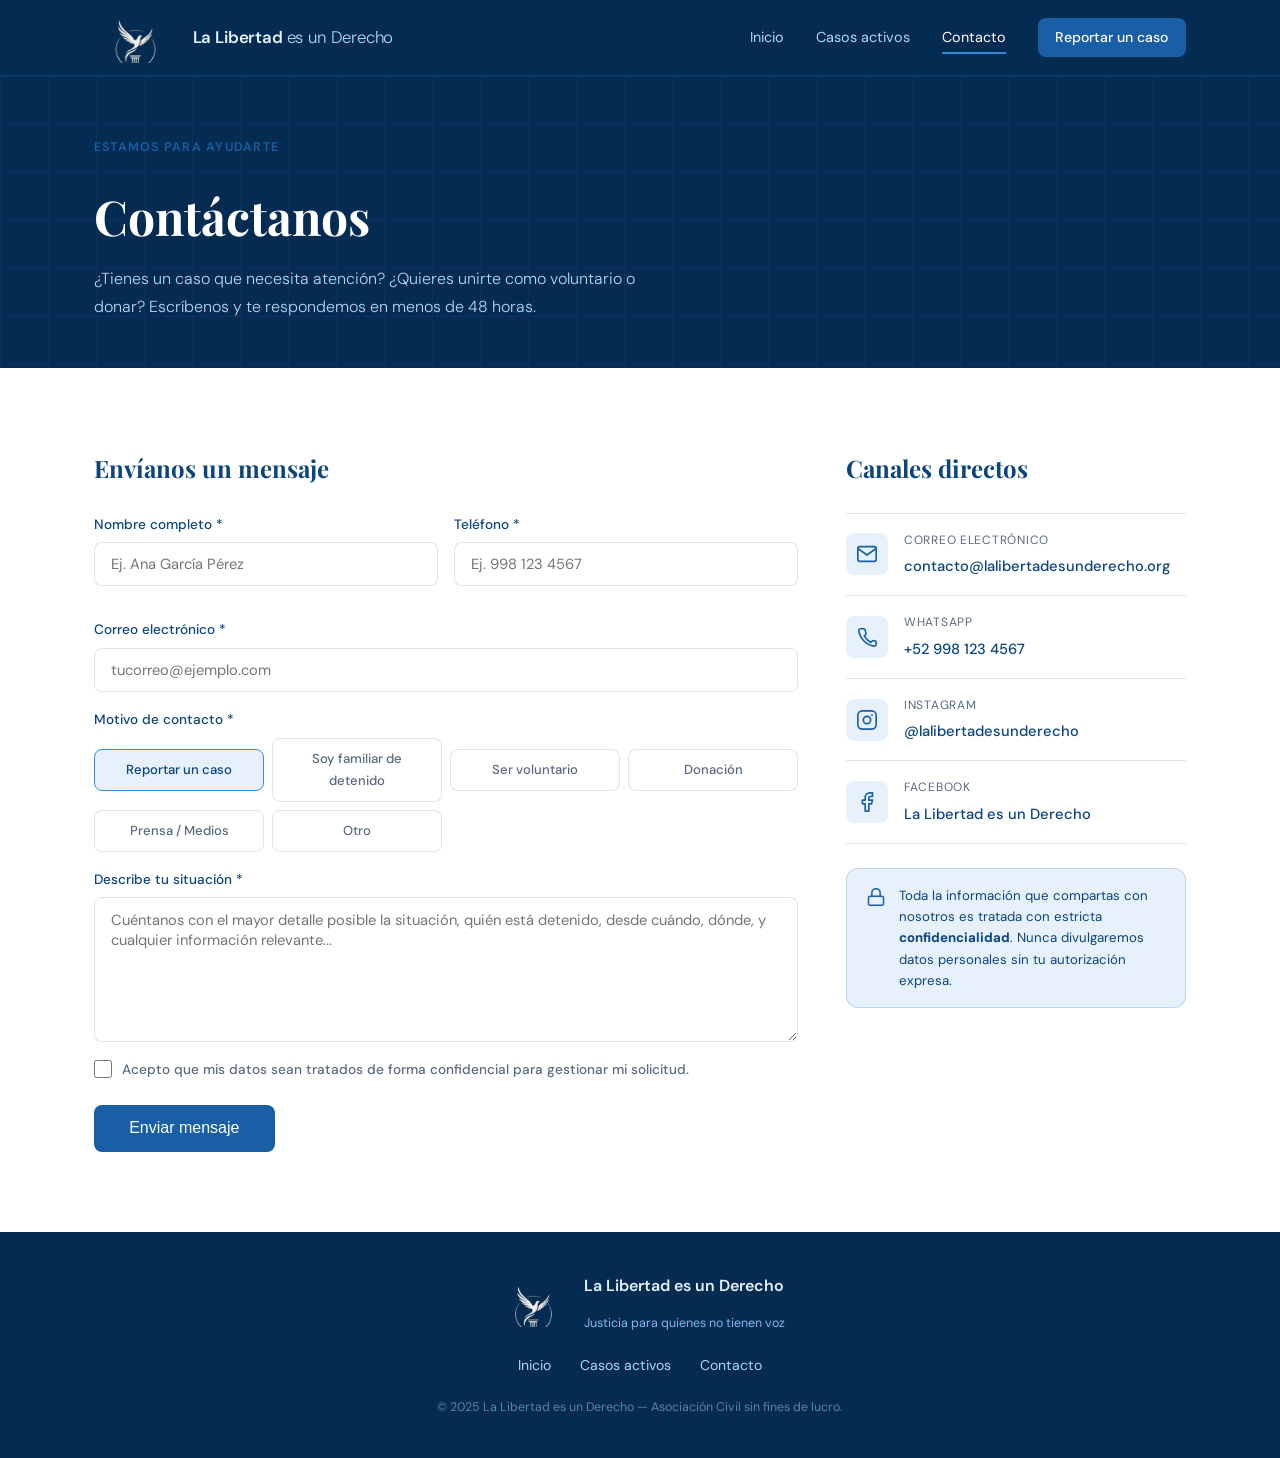
<file: contacto.html>
<!DOCTYPE html>
<html lang="es">
<head>
  <meta charset="UTF-8" />
  <meta name="viewport" content="width=device-width, initial-scale=1.0" />
  <!-- TÍTULO DE PESTAÑA -->
  <title>Contacto — La Libertad es un Derecho</title>
  <link rel="preconnect" href="https://fonts.googleapis.com" />
  <link rel="preconnect" href="https://fonts.gstatic.com" crossorigin />
  <link href="https://fonts.googleapis.com/css2?family=Playfair+Display:wght@700&family=DM+Sans:wght@300;400;500;600&display=swap" rel="stylesheet" />
  <link rel="stylesheet" href="style.css" />
</head>
<body>

  <header class="navbar">
    <div class="nav-inner">
      <a href="index.html" class="nav-brand">
        <!-- LOGO: Pájaro con alas abiertas -->
        <div class="nav-logo"><img src="[data-uri]" alt="Logo La Libertad es un Derecho" style="width:auto;height:52px;object-fit:contain;filter:invert(1);display:block;"></div>
        <!-- NOMBRE NAVBAR -->
        <span class="nav-name">La Libertad <em>es un Derecho</em></span>
      </a>
      <button class="nav-toggle" id="navToggle" aria-label="Abrir menú">
        <span></span><span></span><span></span>
      </button>
      <nav class="nav-links" id="navLinks">
        <a href="index.html" class="nav-link">Inicio</a>
        <a href="casos.html" class="nav-link">Casos activos</a>
        <a href="contacto.html" class="nav-link active">Contacto</a>
        <a href="contacto.html" class="nav-cta">Reportar un caso</a>
      </nav>
    </div>
  </header>

  <div class="page-hero">
    <div class="container">
      <span class="section-tag">Estamos para ayudarte</span>
      <!-- TÍTULO Y DESCRIPCIÓN DE LA PÁGINA: edita si lo necesitas -->
      <h1 class="page-hero-title">Contáctanos</h1>
      <p class="page-hero-desc">¿Tienes un caso que necesita atención? ¿Quieres unirte como voluntario o donar? Escríbenos y te respondemos en menos de 48 horas.</p>
    </div>
  </div>

  <section class="section">
    <div class="container">
      <div class="contact-grid">

        <!-- FORMULARIO DE CONTACTO -->
        <div class="contact-form-wrap">
          <h2 style="font-family:'Playfair Display',serif; font-size:1.5rem; margin-bottom:1.5rem; color:var(--blue-dark);">Envíanos un mensaje</h2>

          <!-- Mensaje de éxito (se muestra al enviar correctamente) -->
          <div class="success-msg" id="successMsg">
            <svg viewBox="0 0 24 24" fill="none" width="28"><circle cx="12" cy="12" r="10" fill="#E1F5EE"/><path d="M8 12l3 3 5-5" stroke="#0F6E56" stroke-width="2" stroke-linecap="round" stroke-linejoin="round"/></svg>
            <div>
              <strong>Mensaje enviado correctamente</strong>
              <!-- MENSAJE DE CONFIRMACIÓN: edita el texto -->
              <p>Nos pondremos en contacto contigo pronto. Gracias por comunicarte con La Libertad es un Derecho.</p>
            </div>
          </div>

          <form id="contactForm" novalidate>
            <div class="form-row">
              <div class="form-group">
                <label for="nombre">Nombre completo *</label>
                <input type="text" id="nombre" name="nombre" placeholder="Ej. Ana García Pérez" required />
                <span class="form-error" id="err-nombre">Por favor ingresa tu nombre completo.</span>
              </div>
              <div class="form-group">
                <label for="telefono">Teléfono *</label>
                <input type="tel" id="telefono" name="telefono" placeholder="Ej. 998 123 4567" required />
                <span class="form-error" id="err-telefono">Ingresa un número de teléfono válido.</span>
              </div>
            </div>

            <div class="form-group">
              <label for="email">Correo electrónico *</label>
              <input type="email" id="email" name="email" placeholder="tucorreo@ejemplo.com" required />
              <span class="form-error" id="err-email">Ingresa un correo electrónico válido.</span>
            </div>

            <!-- MOTIVOS DE CONTACTO: agrega o elimina opciones según necesites -->
            <div class="form-group">
              <label>Motivo de contacto *</label>
              <div class="motivo-grid">
                <label class="motivo-btn">
                  <input type="radio" name="motivo" value="Quiero reportar un caso" checked>
                  <span>Reportar un caso</span>
                </label>
                <label class="motivo-btn">
                  <input type="radio" name="motivo" value="Familiar de un detenido">
                  <span>Soy familiar de detenido</span>
                </label>
                <label class="motivo-btn">
                  <input type="radio" name="motivo" value="Quiero ser voluntario">
                  <span>Ser voluntario</span>
                </label>
                <label class="motivo-btn">
                  <input type="radio" name="motivo" value="Donación">
                  <span>Donación</span>
                </label>
                <label class="motivo-btn">
                  <input type="radio" name="motivo" value="Prensa / Medios">
                  <span>Prensa / Medios</span>
                </label>
                <label class="motivo-btn">
                  <input type="radio" name="motivo" value="Otro">
                  <span>Otro</span>
                </label>
              </div>
            </div>

            <div class="form-group">
              <label for="mensaje">Describe tu situación *</label>
              <textarea id="mensaje" name="mensaje" rows="6" placeholder="Cuéntanos con el mayor detalle posible la situación, quién está detenido, desde cuándo, dónde, y cualquier información relevante..." required></textarea>
              <span class="form-error" id="err-mensaje">Por favor describe brevemente tu situación.</span>
            </div>

            <div class="form-group" style="flex-direction:row; align-items:center; gap:10px;">
              <input type="checkbox" id="privacidad" name="privacidad" style="width:18px; height:18px; cursor:pointer;" required />
              <label for="privacidad" style="font-size:0.85rem; color:var(--text-muted); cursor:pointer; margin:0;">
                Acepto que mis datos sean tratados de forma confidencial para gestionar mi solicitud.
              </label>
            </div>
            <span class="form-error" id="err-privacidad">Debes aceptar para continuar.</span>

            <button type="submit" class="btn-submit">Enviar mensaje</button>
          </form>
        </div>

        <!-- INFORMACIÓN DE CONTACTO DIRECTA -->
        <div class="contact-info">
          <h2 style="font-family:'Playfair Display',serif; font-size:1.5rem; margin-bottom:1.5rem; color:var(--blue-dark);">Canales directos</h2>

          <!-- EMAIL: cambia el href y el texto visible -->
          <div class="info-card">
            <div class="info-icon">
              <svg viewBox="0 0 24 24" fill="none" width="22"><path d="M4 4h16a2 2 0 012 2v12a2 2 0 01-2 2H4a2 2 0 01-2-2V6a2 2 0 012-2z" stroke="#185FA5" stroke-width="1.8"/><path d="M22 6l-10 7L2 6" stroke="#185FA5" stroke-width="1.8"/></svg>
            </div>
            <div>
              <p class="info-label">Correo electrónico</p>
              <a href="mailto:contacto@lalibertadesunderecho.org" class="info-value">contacto@lalibertadesunderecho.org</a>
            </div>
          </div>

          <!-- WHATSAPP: cambia el número en href (formato internacional sin +) y el texto -->
          <div class="info-card">
            <div class="info-icon">
              <svg viewBox="0 0 24 24" fill="none" width="22"><path d="M22 16.92v3a2 2 0 01-2.18 2A19.79 19.79 0 013.07 5.17 2 2 0 015.06 3h3a2 2 0 012 1.72c.12.96.36 1.9.7 2.81a2 2 0 01-.45 2.11L9.09 10.9a16 16 0 006.99 7l1.27-1.27a2 2 0 012.11-.45c.91.34 1.85.58 2.81.7A2 2 0 0122 16.92z" stroke="#185FA5" stroke-width="1.8"/></svg>
            </div>
            <div>
              <p class="info-label">WhatsApp</p>
              <a href="https://wa.me/529981234567" target="_blank" class="info-value">+52 998 123 4567</a>
            </div>
          </div>

          <!-- INSTAGRAM: cambia el href y el texto del usuario -->
          <div class="info-card">
            <div class="info-icon">
              <svg viewBox="0 0 24 24" fill="none" width="22"><rect x="2" y="2" width="20" height="20" rx="5" stroke="#185FA5" stroke-width="1.8"/><circle cx="12" cy="12" r="4" stroke="#185FA5" stroke-width="1.8"/><circle cx="17.5" cy="6.5" r="1" fill="#185FA5"/></svg>
            </div>
            <div>
              <p class="info-label">Instagram</p>
              <a href="https://instagram.com/lalibertadesunderecho" target="_blank" class="info-value">@lalibertadesunderecho</a>
            </div>
          </div>

          <!-- FACEBOOK: cambia el href y el nombre de página -->
          <div class="info-card">
            <div class="info-icon">
              <svg viewBox="0 0 24 24" fill="none" width="22"><path d="M18 2h-3a5 5 0 00-5 5v3H7v4h3v8h4v-8h3l1-4h-4V7a1 1 0 011-1h3z" stroke="#185FA5" stroke-width="1.8" stroke-linejoin="round"/></svg>
            </div>
            <div>
              <p class="info-label">Facebook</p>
              <a href="https://facebook.com/lalibertadesunderecho" target="_blank" class="info-value">La Libertad es un Derecho</a>
            </div>
          </div>

          <!-- NOTA DE CONFIDENCIALIDAD: edita si lo necesitas -->
          <div class="confidential-note">
            <svg viewBox="0 0 24 24" fill="none" width="20"><rect x="3" y="11" width="18" height="11" rx="2" stroke="#185FA5" stroke-width="1.8"/><path d="M7 11V7a5 5 0 0110 0v4" stroke="#185FA5" stroke-width="1.8" stroke-linecap="round"/></svg>
            <p>Toda la información que compartas con nosotros es tratada con estricta <strong>confidencialidad</strong>. Nunca divulgaremos datos personales sin tu autorización expresa.</p>
          </div>
        </div>

      </div>
    </div>
  </section>

  <footer class="footer">
    <div class="container footer-inner">
      <div class="footer-brand">
        <div class="nav-logo" style="height:48px;width:auto;flex-shrink:0;"><img src="[data-uri]" alt="Logo" style="width:auto;height:48px;object-fit:contain;filter:invert(1);display:block;"></div>
        <div>
          <p class="footer-name">La Libertad es un Derecho</p>
          <p class="footer-slogan">Justicia para quienes no tienen voz</p>
        </div>
      </div>
      <div class="footer-links">
        <a href="index.html">Inicio</a>
        <a href="casos.html">Casos activos</a>
        <a href="contacto.html">Contacto</a>
      </div>
      <p class="footer-copy">© 2025 La Libertad es un Derecho — Asociación Civil sin fines de lucro.</p>
    </div>
  </footer>

  <script>
    document.getElementById('navToggle').addEventListener('click', () =>
      document.getElementById('navLinks').classList.toggle('open'));

    document.getElementById('contactForm').addEventListener('submit', function(e) {
      e.preventDefault();
      let valid = true;

      const nombre    = document.getElementById('nombre');
      const telefono  = document.getElementById('telefono');
      const email     = document.getElementById('email');
      const mensaje   = document.getElementById('mensaje');
      const privacidad = document.getElementById('privacidad');

      [nombre, telefono, email, mensaje].forEach(f => f.classList.remove('error'));
      document.getElementById('err-privacidad').style.display = 'none';

      if (!nombre.value.trim() || nombre.value.trim().length < 3)   { nombre.classList.add('error');   valid = false; }
      if (!telefono.value.trim() || telefono.value.trim().length < 7) { telefono.classList.add('error'); valid = false; }
      const emailRx = /^[^\s@]+@[^\s@]+\.[^\s@]+$/;
      if (!emailRx.test(email.value.trim()))                         { email.classList.add('error');    valid = false; }
      if (!mensaje.value.trim() || mensaje.value.trim().length < 20) { mensaje.classList.add('error');  valid = false; }
      if (!privacidad.checked) { document.getElementById('err-privacidad').style.display = 'block'; valid = false; }

      if (valid) {
        document.getElementById('contactForm').style.display = 'none';
        document.getElementById('successMsg').style.display = 'flex';
        window.scrollTo({ top: 0, behavior: 'smooth' });
      }
    });
  </script>
</body>
</html>
</file>
<file: style.css>
/* ================================================
   FundaLibertad A.C. — Hoja de estilos principal
   ================================================ */

/* --- Variables --- */
:root {
  --blue-darkest: #042C53;
  --blue-dark:    #0C447C;
  --blue:         #185FA5;
  --blue-mid:     #378ADD;
  --blue-light:   #85B7EB;
  --blue-lighter: #B5D4F4;
  --blue-soft:    #E6F1FB;

  --green:  #0F6E56;
  --purple: #534AB7;
  --red:    #B22222;

  --text:       #1a1a2e;
  --text-muted: #5a6a80;
  --bg:         #ffffff;
  --bg-soft:    #f4f7fb;
  --border:     rgba(24, 95, 165, 0.15);

  --radius-sm: 8px;
  --radius-md: 12px;
  --radius-lg: 18px;

  --shadow: 0 4px 24px rgba(12, 68, 124, 0.10);
  --shadow-lg: 0 8px 40px rgba(12, 68, 124, 0.15);
}

/* --- Reset --- */
*, *::before, *::after { box-sizing: border-box; margin: 0; padding: 0; }
html { scroll-behavior: smooth; }

body {
  font-family: 'DM Sans', sans-serif;
  color: var(--text);
  background: var(--bg);
  line-height: 1.7;
  font-size: 16px;
}

a { text-decoration: none; color: inherit; }
p { margin-bottom: 0.9rem; }
p:last-child { margin-bottom: 0; }
ul { list-style: none; }

.container {
  max-width: 1140px;
  margin: 0 auto;
  padding: 0 1.5rem;
}

.section { padding: 5rem 0; }

/* ===========================
   NAVBAR
=========================== */
.navbar {
  position: sticky;
  top: 0;
  z-index: 100;
  background: var(--blue-darkest);
  border-bottom: 1px solid rgba(55,138,221,0.2);
  backdrop-filter: blur(8px);
}

.nav-inner {
  max-width: 1140px;
  margin: 0 auto;
  padding: 0 1.5rem;
  display: flex;
  align-items: center;
  justify-content: space-between;
  height: 75px;
}

.nav-brand {
  display: flex;
  align-items: center;
  gap: 16px;
}

.nav-logo {
  flex-shrink: 0;
  display: flex;
  align-items: center;
}

.nav-name {
  font-size: 1.05rem;
  font-weight: 600;
  color: #E6F1FB;
  letter-spacing: -0.01em;
}
.nav-name em { font-style: normal; color: var(--blue-lighter); font-weight: 300; }

.nav-links {
  display: flex;
  align-items: center;
  gap: 2rem;
}

.nav-link {
  color: var(--blue-lighter);
  font-size: 0.9rem;
  font-weight: 400;
  transition: color 0.2s;
  position: relative;
}
.nav-link::after {
  content: '';
  position: absolute;
  bottom: -4px; left: 0; right: 0;
  height: 2px;
  background: var(--blue-mid);
  transform: scaleX(0);
  transition: transform 0.2s;
}
.nav-link:hover, .nav-link.active { color: #fff; }
.nav-link.active::after, .nav-link:hover::after { transform: scaleX(1); }

.nav-cta {
  background: var(--blue);
  color: #fff;
  padding: 0.45rem 1.1rem;
  border-radius: var(--radius-sm);
  font-size: 0.88rem;
  font-weight: 500;
  transition: background 0.2s, transform 0.15s;
}
.nav-cta:hover { background: var(--blue-mid); transform: translateY(-1px); }

.nav-toggle {
  display: none;
  flex-direction: column;
  gap: 5px;
  background: none;
  border: none;
  cursor: pointer;
  padding: 4px;
}
.nav-toggle span {
  display: block;
  width: 24px;
  height: 2px;
  background: var(--blue-lighter);
  border-radius: 2px;
  transition: 0.3s;
}

/* ===========================
   HERO
=========================== */
.hero {
  position: relative;
  background: var(--blue-darkest);
  overflow: hidden;
  padding: 0;
}

.hero-bg {
  position: absolute;
  inset: 0;
  overflow: hidden;
}

.hero-grid {
  position: absolute;
  inset: 0;
  background-image:
    linear-gradient(rgba(55,138,221,0.07) 1px, transparent 1px),
    linear-gradient(90deg, rgba(55,138,221,0.07) 1px, transparent 1px);
  background-size: 48px 48px;
}

.hero-bg::after {
  content: '';
  position: absolute;
  top: -40%;
  right: -10%;
  width: 600px;
  height: 600px;
  border-radius: 50%;
  background: radial-gradient(circle, rgba(24,95,165,0.25) 0%, transparent 70%);
}

.hero-content {
  position: relative;
  z-index: 2;
  max-width: 1140px;
  margin: 0 auto;
  padding: 5rem 1.5rem 3.5rem;
}

.hero-tag {
  display: inline-block;
  background: rgba(55,138,221,0.18);
  color: var(--blue-lighter);
  font-size: 0.78rem;
  font-weight: 500;
  letter-spacing: 0.08em;
  text-transform: uppercase;
  padding: 0.3rem 0.9rem;
  border-radius: 99px;
  border: 1px solid rgba(55,138,221,0.3);
  margin-bottom: 1.4rem;
}

.hero-title {
  font-family: 'Playfair Display', serif;
  font-size: clamp(2.4rem, 5vw, 3.8rem);
  line-height: 1.12;
  color: #fff;
  margin-bottom: 1.2rem;
}

.hero-accent {
  color: var(--blue-mid);
  position: relative;
}

.hero-desc {
  font-size: 1.05rem;
  color: var(--blue-lighter);
  max-width: 600px;
  line-height: 1.75;
  margin-bottom: 2rem;
  font-weight: 300;
}

.hero-actions {
  display: flex;
  gap: 1rem;
  flex-wrap: wrap;
}

.hero-stats {
  position: relative;
  z-index: 2;
  border-top: 1px solid rgba(55,138,221,0.2);
  display: flex;
  align-items: center;
  justify-content: center;
  flex-wrap: wrap;
  padding: 1.5rem;
  gap: 0;
}

.stat-item {
  text-align: center;
  padding: 0.5rem 2.5rem;
}

.stat-number {
  display: block;
  font-family: 'Playfair Display', serif;
  font-size: 2rem;
  color: #fff;
  line-height: 1;
  margin-bottom: 0.2rem;
}

.stat-label {
  font-size: 0.78rem;
  color: var(--blue-light);
  text-transform: uppercase;
  letter-spacing: 0.06em;
  font-weight: 400;
}

.stat-sep {
  width: 1px;
  height: 40px;
  background: rgba(55,138,221,0.3);
}

/* ===========================
   BUTTONS
=========================== */
.btn-primary {
  display: inline-flex;
  align-items: center;
  background: var(--blue);
  color: #fff;
  font-weight: 500;
  font-size: 0.95rem;
  padding: 0.75rem 1.8rem;
  border-radius: var(--radius-sm);
  border: none;
  cursor: pointer;
  transition: background 0.2s, transform 0.15s, box-shadow 0.2s;
}
.btn-primary:hover {
  background: var(--blue-mid);
  transform: translateY(-2px);
  box-shadow: 0 6px 20px rgba(24,95,165,0.35);
}

.btn-outline {
  display: inline-flex;
  align-items: center;
  background: transparent;
  color: var(--blue-lighter);
  font-weight: 400;
  font-size: 0.95rem;
  padding: 0.75rem 1.8rem;
  border-radius: var(--radius-sm);
  border: 1px solid rgba(181,212,244,0.4);
  cursor: pointer;
  transition: all 0.2s;
}
.btn-outline:hover {
  background: rgba(55,138,221,0.1);
  border-color: var(--blue-lighter);
  color: #fff;
}

.btn-donate {
  display: block;
  text-align: center;
  background: var(--blue);
  color: #fff;
  font-size: 0.88rem;
  font-weight: 500;
  padding: 0.65rem 1rem;
  border-radius: var(--radius-sm);
  transition: background 0.2s, transform 0.15s;
}
.btn-donate:hover { background: var(--blue-dark); transform: translateY(-1px); }

.btn-donate-sm {
  display: inline-block;
  background: var(--blue-soft);
  color: var(--blue-dark);
  font-size: 0.83rem;
  font-weight: 500;
  padding: 0.5rem 1.1rem;
  border-radius: var(--radius-sm);
  border: 1px solid var(--border);
  cursor: pointer;
  transition: all 0.2s;
  margin-top: auto;
  width: 100%;
  text-align: center;
}
.btn-donate-sm:hover { background: var(--blue); color: #fff; }

.btn-submit {
  display: inline-flex;
  align-items: center;
  justify-content: center;
  gap: 8px;
  background: var(--blue);
  color: #fff;
  font-size: 1rem;
  font-weight: 500;
  padding: 0.9rem 2.2rem;
  border-radius: var(--radius-sm);
  border: none;
  cursor: pointer;
  transition: background 0.2s, transform 0.15s, box-shadow 0.2s;
  margin-top: 0.5rem;
}
.btn-submit:hover {
  background: var(--blue-dark);
  transform: translateY(-2px);
  box-shadow: 0 6px 20px rgba(12,68,124,0.25);
}

/* ===========================
   SECTION SHARED
=========================== */
.section-tag {
  display: inline-block;
  color: var(--blue);
  font-size: 0.78rem;
  font-weight: 600;
  letter-spacing: 0.1em;
  text-transform: uppercase;
  margin-bottom: 0.6rem;
}

.section-title {
  font-family: 'Playfair Display', serif;
  font-size: clamp(1.7rem, 3vw, 2.4rem);
  color: var(--blue-darkest);
  line-height: 1.2;
  margin-bottom: 0.9rem;
}

.section-header {
  text-align: center;
  max-width: 620px;
  margin: 0 auto 3rem;
}

.section-desc {
  color: var(--text-muted);
  font-size: 1rem;
  line-height: 1.75;
}

/* ===========================
   ABOUT
=========================== */
.about-grid {
  display: grid;
  grid-template-columns: 1fr 1fr;
  gap: 4rem;
  align-items: center;
}

.about-text p { color: var(--text-muted); }

.about-visual {
  display: flex;
  flex-direction: column;
  gap: 1rem;
}

.about-card {
  background: var(--bg-soft);
  border: 1px solid var(--border);
  border-radius: var(--radius-md);
  padding: 1.2rem 1.4rem;
  display: flex;
  align-items: flex-start;
  gap: 1rem;
  transition: box-shadow 0.2s, transform 0.2s;
}
.about-card:hover { box-shadow: var(--shadow); transform: translateY(-2px); }

.about-icon { width: 48px; height: 48px; flex-shrink: 0; }
.about-card h3 { font-size: 0.95rem; font-weight: 600; color: var(--blue-dark); margin-bottom: 0.3rem; }
.about-card p  { font-size: 0.85rem; color: var(--text-muted); margin: 0; line-height: 1.6; }

/* ===========================
   CASE CARDS
=========================== */
.cases-grid {
  display: grid;
  grid-template-columns: repeat(auto-fit, minmax(300px, 1fr));
  gap: 1.5rem;
}

.case-card {
  background: var(--bg);
  border: 1px solid var(--border);
  border-radius: var(--radius-lg);
  overflow: hidden;
  box-shadow: var(--shadow);
  transition: box-shadow 0.25s, transform 0.25s;
  display: flex;
  flex-direction: column;
}
.case-card:hover { box-shadow: var(--shadow-lg); transform: translateY(-4px); }

.case-img {
  height: 140px;
  display: flex;
  align-items: center;
  justify-content: center;
  position: relative;
  overflow: hidden;
}

.case-avatar { width: 70px; height: 70px; opacity: 0.9; }

.case-badge {
  display: inline-block;
  background: rgba(0,0,0,0.45);
  color: #fff;
  font-size: 0.72rem;
  font-weight: 500;
  padding: 3px 10px;
  border-radius: 99px;
}

.case-img .case-badge {
  position: absolute;
  bottom: 10px;
  left: 12px;
  backdrop-filter: blur(4px);
}

.case-body { padding: 1.2rem 1.4rem; display: flex; flex-direction: column; gap: 0.7rem; flex: 1; }

.case-meta strong { display: block; font-size: 1rem; font-weight: 600; color: var(--blue-darkest); }
.case-meta span   { font-size: 0.8rem; color: var(--text-muted); }

.case-desc-text { font-size: 0.87rem; color: var(--text-muted); line-height: 1.65; }

/* ===========================
   PROGRESS BAR
=========================== */
.progress-wrap { width: 100%; }

.progress-bar {
  height: 7px;
  background: var(--blue-soft);
  border-radius: 99px;
  overflow: hidden;
  margin-bottom: 6px;
}
.progress-bar.large { height: 10px; }

.progress-fill {
  height: 100%;
  background: var(--blue);
  border-radius: 99px;
  transition: width 1s ease;
}

.progress-meta {
  display: flex;
  justify-content: space-between;
  font-size: 0.78rem;
  color: var(--text-muted);
}

/* ===========================
   DONATE SECTION
=========================== */
.donate-grid {
  display: grid;
  grid-template-columns: repeat(auto-fit, minmax(220px, 1fr));
  gap: 1.2rem;
}

.donate-card {
  background: var(--bg);
  border: 1px solid var(--border);
  border-radius: var(--radius-md);
  padding: 1.5rem;
  display: flex;
  flex-direction: column;
  gap: 0.7rem;
  box-shadow: var(--shadow);
  transition: box-shadow 0.2s, transform 0.2s;
}
.donate-card:hover { box-shadow: var(--shadow-lg); transform: translateY(-3px); }

.donate-icon { width: 44px; height: 44px; }
.donate-card h3 { font-size: 1rem; font-weight: 600; color: var(--blue-dark); }
.donate-card p  { font-size: 0.83rem; color: var(--text-muted); line-height: 1.55; flex: 1; }

/* ===========================
   CASE DETAIL (casos.html)
=========================== */
.page-hero {
  background: var(--blue-darkest);
  padding: 3.5rem 0 3rem;
  position: relative;
  overflow: hidden;
}
.page-hero::before {
  content: '';
  position: absolute;
  inset: 0;
  background-image:
    linear-gradient(rgba(55,138,221,0.07) 1px, transparent 1px),
    linear-gradient(90deg, rgba(55,138,221,0.07) 1px, transparent 1px);
  background-size: 48px 48px;
}
.page-hero .container { position: relative; z-index: 1; }
.page-hero-title {
  font-family: 'Playfair Display', serif;
  font-size: clamp(2rem, 4vw, 3rem);
  color: #fff;
  margin: 0.5rem 0;
}
.page-hero-desc { color: var(--blue-lighter); max-width: 560px; font-weight: 300; }

.case-detail {
  background: var(--bg);
  border: 1px solid var(--border);
  border-radius: var(--radius-lg);
  overflow: hidden;
  box-shadow: var(--shadow);
  margin-bottom: 2rem;
}

.case-detail-header {
  display: flex;
  align-items: center;
  gap: 1.5rem;
  padding: 2rem;
  flex-wrap: wrap;
  position: relative;
  overflow: hidden;
}

.case-detail-avatar { width: 80px; height: 80px; flex-shrink: 0; }

.case-detail-info h2 { font-family: 'Playfair Display', serif; font-size: 1.5rem; color: #fff; margin-bottom: 0.2rem; }
.case-detail-info p  { color: rgba(255,255,255,0.75); font-size: 0.88rem; }

.case-detail-body {
  display: grid;
  grid-template-columns: 1fr 340px;
  gap: 0;
}

.case-detail-text {
  padding: 2rem;
  border-right: 1px solid var(--border);
}
.case-detail-text h3 { font-size: 1rem; font-weight: 600; color: var(--blue-dark); margin-bottom: 0.7rem; }
.case-detail-text p  { color: var(--text-muted); font-size: 0.92rem; margin-bottom: 0.8rem; }

.fund-list { padding-left: 0; }
.fund-list li {
  padding: 0.45rem 0;
  border-bottom: 1px solid var(--border);
  color: var(--text-muted);
  font-size: 0.88rem;
  display: flex;
  justify-content: space-between;
}
.fund-list li::before {
  content: '→';
  color: var(--blue-mid);
  margin-right: 8px;
}

.case-detail-donate { padding: 2rem; }

.donate-box {
  background: var(--bg-soft);
  border-radius: var(--radius-md);
  border: 1px solid var(--border);
  padding: 1.4rem;
}

.donate-methods {
  display: grid;
  grid-template-columns: 1fr 1fr;
  gap: 8px;
}

.method-btn {
  display: flex;
  align-items: center;
  justify-content: center;
  gap: 6px;
  background: var(--bg);
  border: 1px solid var(--border);
  border-radius: var(--radius-sm);
  color: var(--blue-dark);
  font-size: 0.82rem;
  font-weight: 500;
  padding: 0.6rem 0.5rem;
  cursor: pointer;
  transition: all 0.2s;
  text-decoration: none;
}
.method-btn:hover { background: var(--blue); color: #fff; border-color: var(--blue); }

/* ===========================
   CONTACT PAGE
=========================== */
.contact-grid {
  display: grid;
  grid-template-columns: 1fr 340px;
  gap: 3rem;
  align-items: start;
}

/* Form */
.form-row {
  display: grid;
  grid-template-columns: 1fr 1fr;
  gap: 1rem;
  margin-bottom: 1rem;
}

.form-group {
  display: flex;
  flex-direction: column;
  gap: 0.4rem;
  margin-bottom: 1rem;
}

.form-group label {
  font-size: 0.85rem;
  font-weight: 500;
  color: var(--blue-dark);
}

.form-group input,
.form-group textarea,
.form-group select {
  width: 100%;
  padding: 0.7rem 1rem;
  border: 1.5px solid var(--border);
  border-radius: var(--radius-sm);
  font-family: 'DM Sans', sans-serif;
  font-size: 0.92rem;
  color: var(--text);
  background: var(--bg);
  transition: border-color 0.2s, box-shadow 0.2s;
  outline: none;
}
.form-group input:focus,
.form-group textarea:focus {
  border-color: var(--blue-mid);
  box-shadow: 0 0 0 3px rgba(55,138,221,0.12);
}
.form-group input.error,
.form-group textarea.error {
  border-color: #E24B4A;
}
.form-group input.error + .form-error,
.form-group textarea.error + .form-error { display: block; }

.form-group textarea { resize: vertical; min-height: 130px; }

.form-error {
  display: none;
  font-size: 0.78rem;
  color: #A32D2D;
}

/* Motivo radio */
.motivo-grid {
  display: grid;
  grid-template-columns: repeat(auto-fit, minmax(150px, 1fr));
  gap: 8px;
}

.motivo-btn {
  display: flex;
  align-items: center;
  cursor: pointer;
}
.motivo-btn input { display: none; }
.motivo-btn span {
  display: block;
  width: 100%;
  text-align: center;
  padding: 0.55rem 0.6rem;
  border-radius: var(--radius-sm);
  border: 1.5px solid var(--border);
  font-size: 0.82rem;
  font-weight: 500;
  color: var(--text-muted);
  transition: all 0.2s;
  background: var(--bg);
}
.motivo-btn input:checked + span {
  background: var(--blue-soft);
  border-color: var(--blue-mid);
  color: var(--blue-dark);
}
.motivo-btn:hover span { border-color: var(--blue-mid); color: var(--blue-dark); }

/* Info cards */
.info-card {
  display: flex;
  align-items: center;
  gap: 1rem;
  padding: 1rem 0;
  border-bottom: 1px solid var(--border);
}
.info-card:first-of-type { border-top: 1px solid var(--border); }

.info-icon {
  width: 42px;
  height: 42px;
  background: var(--blue-soft);
  border-radius: var(--radius-sm);
  display: flex;
  align-items: center;
  justify-content: center;
  flex-shrink: 0;
}

.info-label { font-size: 0.75rem; text-transform: uppercase; letter-spacing: 0.06em; color: var(--text-muted); margin-bottom: 2px; }
.info-value { font-size: 0.92rem; font-weight: 500; color: var(--blue-dark); }
.info-value:hover { color: var(--blue-mid); }

.confidential-note {
  display: flex;
  gap: 0.8rem;
  align-items: flex-start;
  background: var(--blue-soft);
  border: 1px solid rgba(24,95,165,0.2);
  border-radius: var(--radius-md);
  padding: 1rem 1.2rem;
  margin-top: 1.5rem;
}
.confidential-note svg { flex-shrink: 0; margin-top: 2px; }
.confidential-note p { font-size: 0.83rem; color: var(--blue-dark); margin: 0; line-height: 1.6; }

/* Success message */
.success-msg {
  display: none;
  align-items: center;
  gap: 1rem;
  background: #E1F5EE;
  border: 1px solid #9FE1CB;
  border-radius: var(--radius-md);
  padding: 1.2rem 1.5rem;
  margin-bottom: 1.5rem;
}
.success-msg strong { display: block; color: #085041; font-size: 1rem; margin-bottom: 0.2rem; }
.success-msg p { color: #0F6E56; font-size: 0.88rem; margin: 0; }

/* ===========================
   FOOTER
=========================== */
.footer {
  background: var(--blue-darkest);
  padding: 2.5rem 0;
  margin-top: auto;
}

.footer-inner {
  display: flex;
  flex-direction: column;
  align-items: center;
  gap: 1.2rem;
  text-align: center;
}

.footer-brand {
  display: flex;
  align-items: center;
  gap: 12px;
}

.footer-name   { color: #E6F1FB; font-weight: 600; font-size: 1rem; }
.footer-slogan { color: var(--blue-light); font-size: 0.78rem; }

.footer-links {
  display: flex;
  gap: 1.8rem;
  flex-wrap: wrap;
  justify-content: center;
}
.footer-links a {
  color: var(--blue-lighter);
  font-size: 0.88rem;
  transition: color 0.2s;
}
.footer-links a:hover { color: #fff; }

.footer-copy { color: rgba(181,212,244,0.5); font-size: 0.78rem; }

/* ===========================
   TOAST
=========================== */
.toast {
  position: fixed;
  bottom: 1.5rem;
  left: 50%;
  transform: translateX(-50%) translateY(80px);
  background: var(--blue-dark);
  color: #fff;
  font-size: 0.88rem;
  font-weight: 500;
  padding: 0.7rem 1.6rem;
  border-radius: 99px;
  box-shadow: 0 4px 20px rgba(0,0,0,0.25);
  transition: transform 0.35s cubic-bezier(0.34,1.56,0.64,1), opacity 0.35s;
  opacity: 0;
  pointer-events: none;
  z-index: 999;
  white-space: nowrap;
}
.toast.show { transform: translateX(-50%) translateY(0); opacity: 1; }

/* ===========================
   RESPONSIVE
=========================== */
@media (max-width: 900px) {
  .about-grid { grid-template-columns: 1fr; gap: 2.5rem; }
  .case-detail-body { grid-template-columns: 1fr; }
  .case-detail-text { border-right: none; border-bottom: 1px solid var(--border); }
  .contact-grid { grid-template-columns: 1fr; }
}

@media (max-width: 700px) {
  .nav-links {
    display: none;
    position: absolute;
    top: 75px;
    left: 0; right: 0;
    background: var(--blue-darkest);
    flex-direction: column;
    padding: 1.2rem 1.5rem 1.5rem;
    gap: 1.2rem;
    border-top: 1px solid rgba(55,138,221,0.2);
    border-bottom: 1px solid rgba(55,138,221,0.2);
  }
  .nav-links.open { display: flex; }
  .nav-toggle { display: flex; }
  .navbar { position: relative; }

  .hero-content { padding: 3rem 1.5rem 2.5rem; }
  .hero-stats { flex-direction: column; gap: 0.5rem; }
  .stat-sep { width: 40px; height: 1px; }

  .form-row { grid-template-columns: 1fr; }
  .donate-methods { grid-template-columns: 1fr 1fr; }
  .section { padding: 3rem 0; }
  .case-detail-header { flex-direction: column; align-items: flex-start; }
}

@media (max-width: 480px) {
  .cases-grid { grid-template-columns: 1fr; }
  .donate-grid { grid-template-columns: 1fr; }
  .motivo-grid { grid-template-columns: 1fr 1fr; }
  .donate-methods { grid-template-columns: 1fr; }
}
</file>
